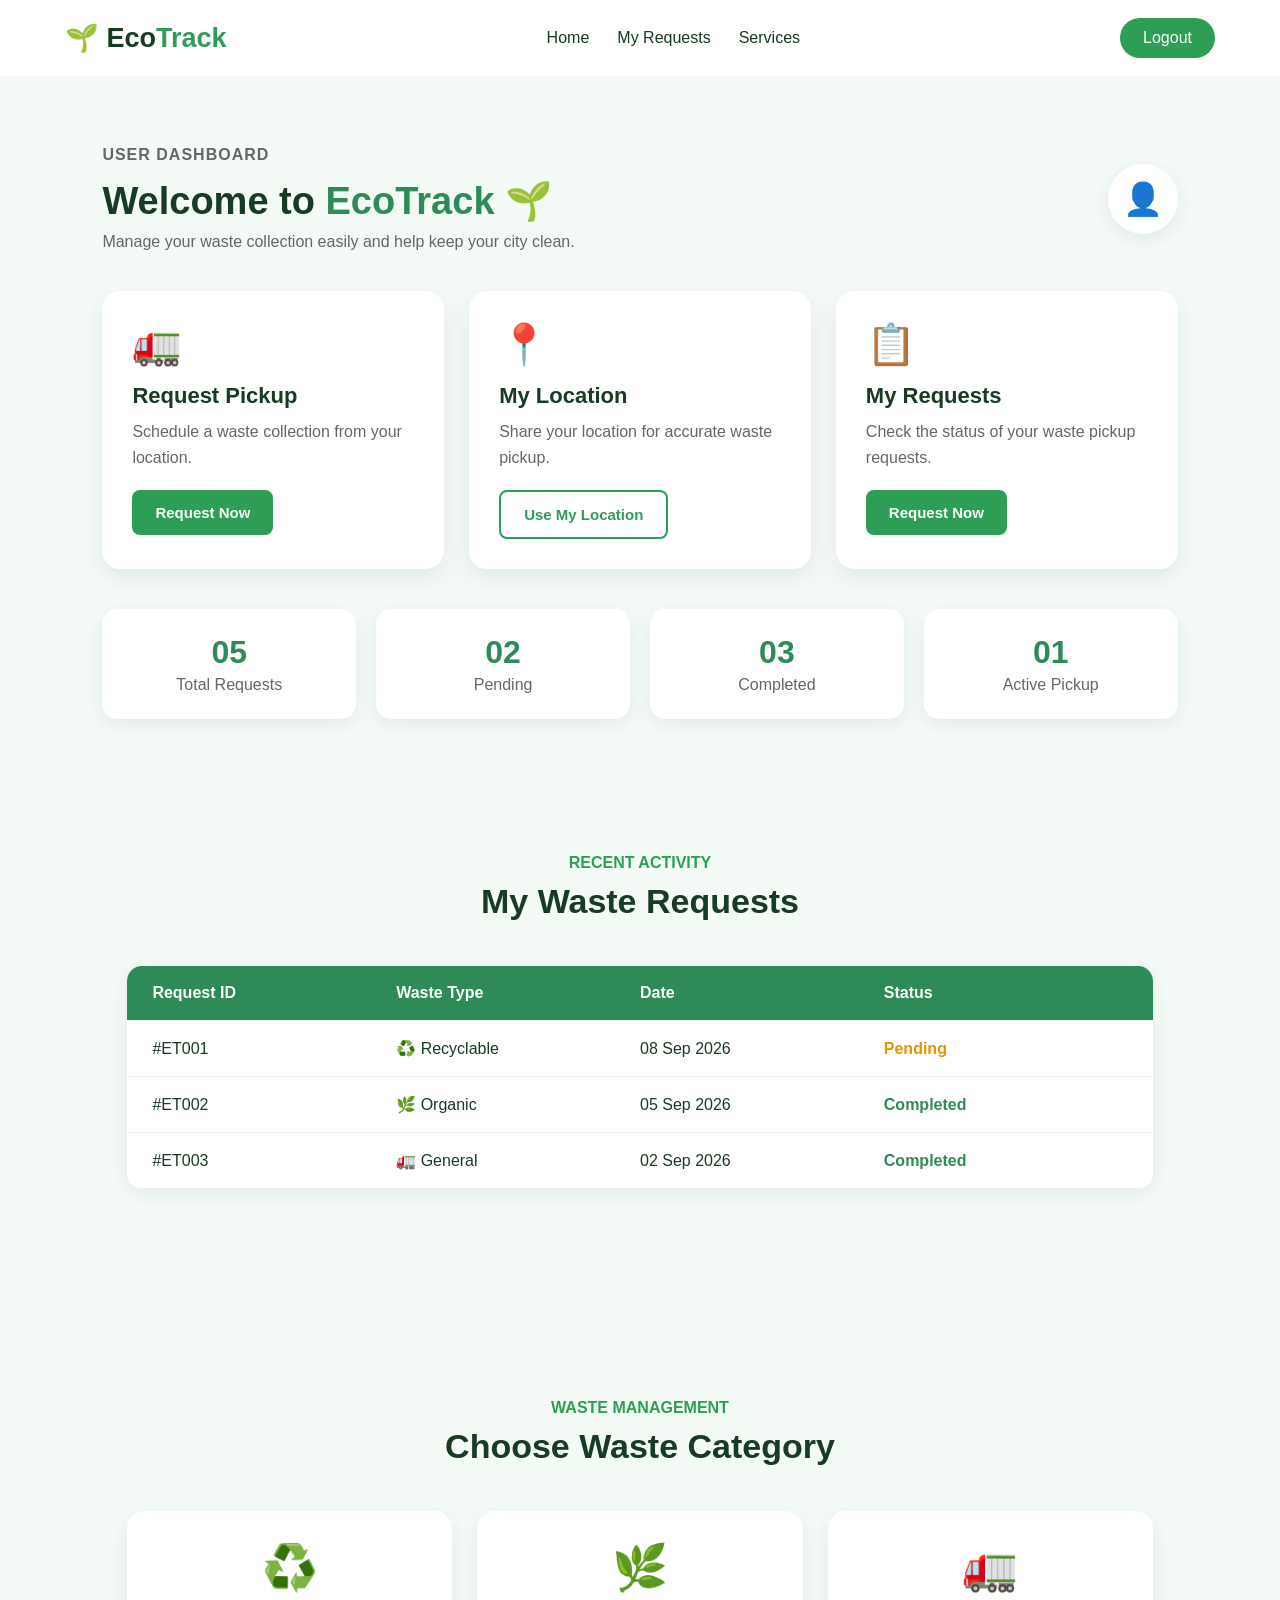
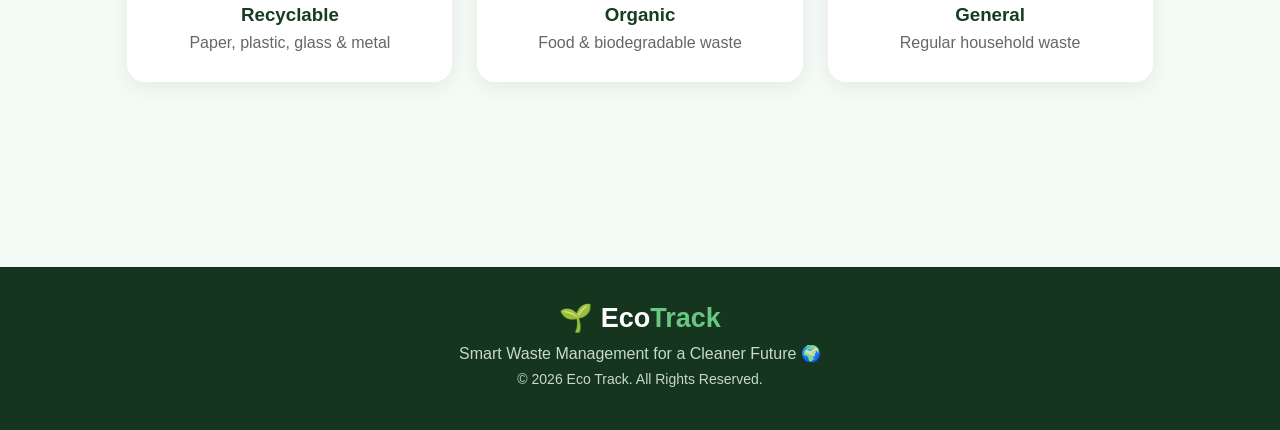
<file: dashboard.html>
<!DOCTYPE html>
<html lang="en">
<head>
    <meta charset="UTF-8">
    <meta name="viewport" content="width=device-width, initial-scale=1.0">
    <title>Eco Track | Dashboard</title>
    <link rel="stylesheet" href="style.css">
</head>

<body>

<header>
    <nav class="navbar">
        <div class="logo">🌱 Eco<span>Track</span></div>

        <ul class="nav-links">
            <li><a href="index.html">Home</a></li>
            <li><a href="#requests">My Requests</a></li>
            <li><a href="#services">Services</a></li>
        </ul>

        <a href="index.html" class="login-btn">Logout</a>
    </nav>
</header>

<section class="dashboard">

    <div class="dashboard-heading">
        <div>
            <p class="small-title">USER DASHBOARD</p>
            <h1>Welcome to <span>EcoTrack</span> 🌱</h1>
            <p>Manage your waste collection easily and help keep your city clean.</p>
        </div>

        <div class="user-icon">👤</div>
    </div>


    <!-- Dashboard Cards -->
    <div class="dashboard-cards">

        <div class="dashboard-card">
            <div class="dashboard-icon">🚛</div>
            <h3>Request Pickup</h3>
            <p>Schedule a waste collection from your location.</p>
            <a href="pickup.html" class="primary-btn">Request Now</a>
        </div>

        <div class="dashboard-card">
            <div class="dashboard-icon">📍</div>
            <h3>My Location</h3>
            <p>Share your location for accurate waste pickup.</p>
            <button class="location-btn">Use My Location</button>
        </div>

        <div class="dashboard-card">
            <div class="dashboard-icon">📋</div>
            <h3>My Requests</h3>
            <p>Check the status of your waste pickup requests.</p>
            <a href="pickup.html" class="primary-btn">Request Now</a>
        </div>

    </div>


    <!-- Statistics -->
    <div class="dashboard-stats">

        <div class="dash-stat">
            <h2>05</h2>
            <p>Total Requests</p>
        </div>

        <div class="dash-stat">
            <h2>02</h2>
            <p>Pending</p>
        </div>

        <div class="dash-stat">
            <h2>03</h2>
            <p>Completed</p>
        </div>

        <div class="dash-stat">
            <h2>01</h2>
            <p>Active Pickup</p>
        </div>

    </div>


    <!-- Recent Requests -->
    <section class="requests" id="requests">

        <div class="section-heading">
            <p>RECENT ACTIVITY</p>
            <h2>My Waste Requests</h2>
        </div>

        <div class="request-table">

            <div class="request-row request-header">
                <span>Request ID</span>
                <span>Waste Type</span>
                <span>Date</span>
                <span>Status</span>
            </div>

            <div class="request-row">
                <span>#ET001</span>
                <span>♻️ Recyclable</span>
                <span>08 Sep 2026</span>
                <span class="status pending">Pending</span>
            </div>

            <div class="request-row">
                <span>#ET002</span>
                <span>🌿 Organic</span>
                <span>05 Sep 2026</span>
                <span class="status completed">Completed</span>
            </div>

            <div class="request-row">
                <span>#ET003</span>
                <span>🚛 General</span>
                <span>02 Sep 2026</span>
                <span class="status completed">Completed</span>
            </div>

        </div>

    </section>


    <!-- Waste Categories -->
    <section class="dashboard-waste" id="services">

        <div class="section-heading">
            <p>WASTE MANAGEMENT</p>
            <h2>Choose Waste Category</h2>
        </div>

        <div class="waste-options">

            <div class="waste-option">
                <div>♻️</div>
                <h3>Recyclable</h3>
                <p>Paper, plastic, glass & metal</p>
            </div>

            <div class="waste-option">
                <div>🌿</div>
                <h3>Organic</h3>
                <p>Food & biodegradable waste</p>
            </div>

            <div class="waste-option">
                <div>🚛</div>
                <h3>General</h3>
                <p>Regular household waste</p>
            </div>

        </div>

    </section>

</section>


<footer>
    <div class="logo">🌱 Eco<span>Track</span></div>
    <p>Smart Waste Management for a Cleaner Future 🌍</p>
    <p class="copyright">© 2026 Eco Track. All Rights Reserved.</p>
</footer>

</body>
</html>
</file>
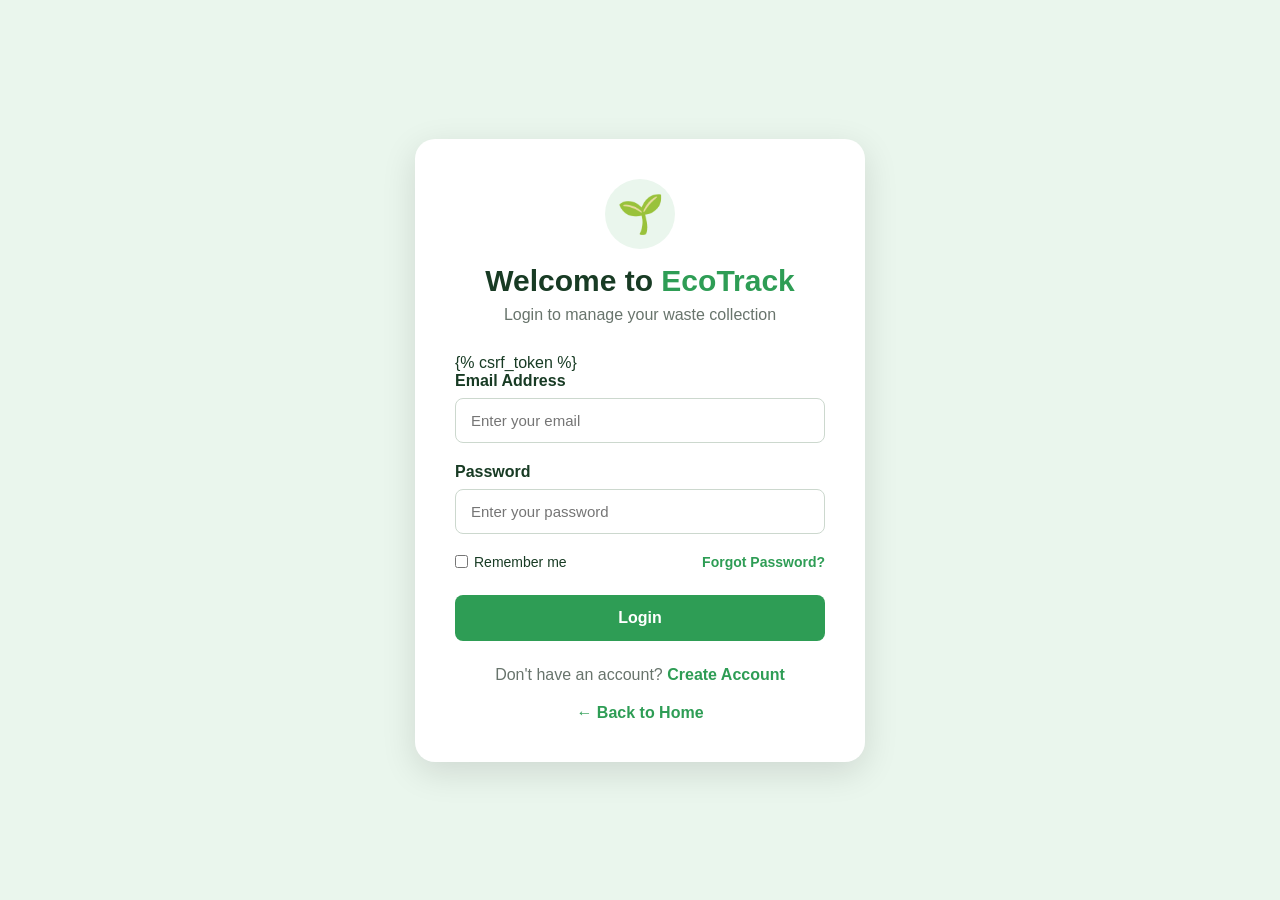
<file: login.html>
<!DOCTYPE html>
<html lang="en">
<head>
    <meta charset="UTF-8">
    <meta name="viewport" content="width=device-width, initial-scale=1.0">

    <title>Eco Track | Login</title>

    <link rel="stylesheet" href="style.css">
</head>

<body class="login-page">

    <div class="login-container">

        <div class="login-box">

            <div class="login-logo">
                🌱
            </div>

            <h1>Welcome to <span>EcoTrack</span></h1>

            <p class="login-subtitle">
                Login to manage your waste collection
            </p>

            <form method="POST" action="/login/">
    {% csrf_token %}

                <label for="email">Email Address</label>
                <input
                    type="email"
                    id="email"
                    name="username"
                    placeholder="Enter your email"
                    required
                >

                <label for="password">Password</label>
                <input
                    type="password"
                    id="password"
                    name="password"
                    placeholder="Enter your password"
                    required
                >

                <div class="login-options">
                    <label class="remember">
                        <input type="checkbox">
                        Remember me
                    </label>

                    <a href="#">Forgot Password?</a>
                </div>

                <button type="submit" class="login-submit">
                    Login
                </button>

            </form>

            <p class="signup-text">
                Don't have an account?
                <a href="signup.html">Create Account</a>
            </p>

            <a href="index.html" class="back-home">
                ← Back to Home
            </a>

        </div>

    </div>

</body>
</html>
</file>
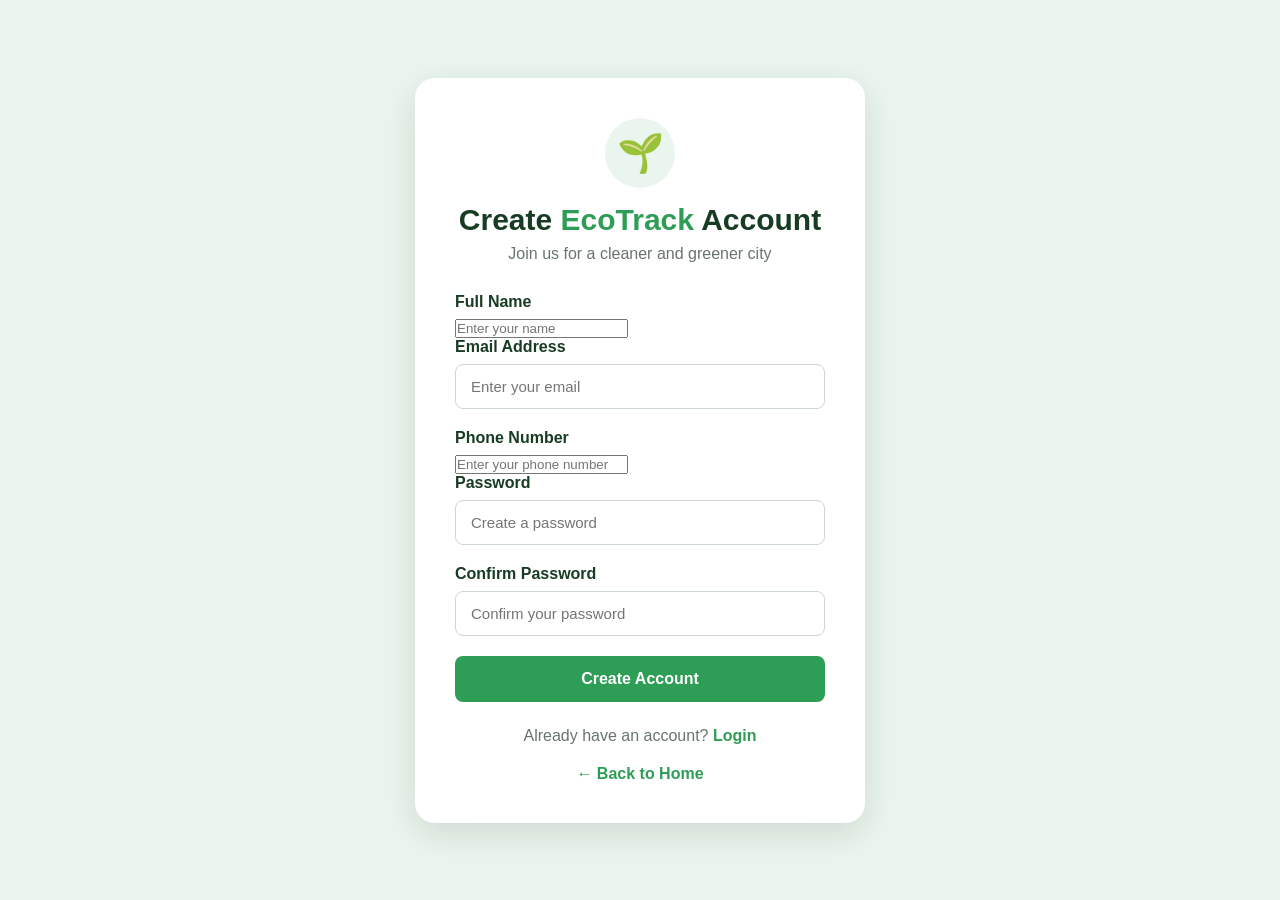
<file: signup.html>
<!DOCTYPE html>
<html lang="en">
<head>
    <meta charset="UTF-8">
    <meta name="viewport" content="width=device-width, initial-scale=1.0">
    <title>Eco Track | Sign Up</title>
    <link rel="stylesheet" href="style.css">
</head>

<body class="login-page">

<div class="login-container">
    <div class="login-box">

        <div class="login-logo">🌱</div>

        <h1>Create <span>EcoTrack</span> Account</h1>

        <p class="login-subtitle">
            Join us for a cleaner and greener city
        </p>

        <form>

            <label for="name">Full Name</label>
            <input 
                type="text" 
                id="name" 
                placeholder="Enter your name" 
                required
            >

            <label for="email">Email Address</label>
            <input 
                type="email" 
                id="email" 
                placeholder="Enter your email" 
                required
            >

            <label for="phone">Phone Number</label>
            <input 
                type="tel" 
                id="phone" 
                placeholder="Enter your phone number" 
                required
            >

            <label for="password">Password</label>
            <input 
                type="password" 
                id="password" 
                placeholder="Create a password" 
                required
            >

            <label for="confirm-password">Confirm Password</label>
            <input 
                type="password" 
                id="confirm-password" 
                placeholder="Confirm your password" 
                required
            >

            <button type="submit" class="login-submit">
                Create Account
            </button>

        </form>

        <p class="signup-text">
            Already have an account?
            <a href="login.html">Login</a>
        </p>

        <a href="index.html" class="back-home">
            ← Back to Home
        </a>

    </div>
</div>

</body>
</html>
</file>
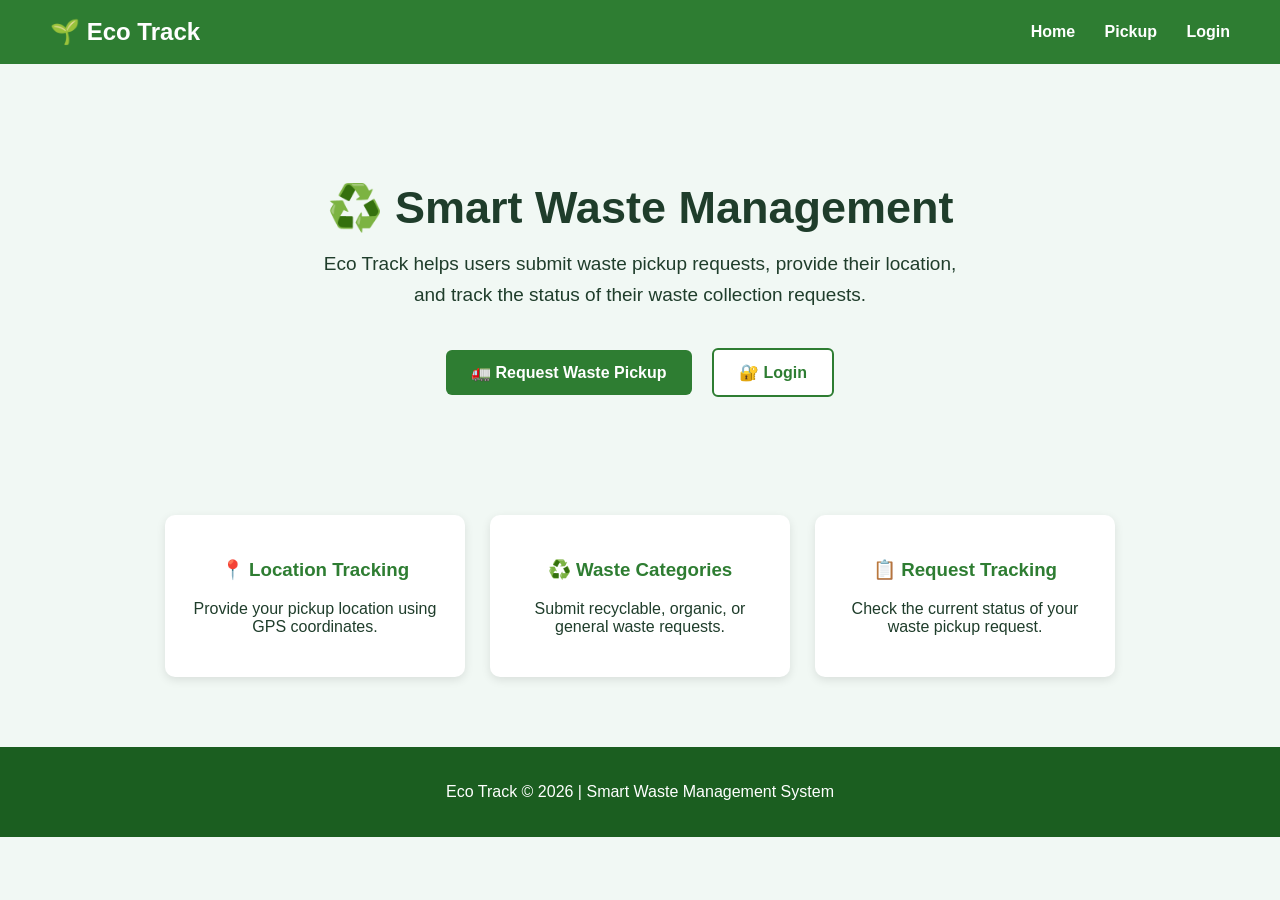
<file: backend/wasteapp/templates/wasteapp/home.html>
<!DOCTYPE html>
<html>
<head>
    <title>Eco Track</title>

    <style>
        body {
            margin: 0;
            font-family: Arial, sans-serif;
            background: #f1f8f4;
            color: #1f3d2b;
        }

        .navbar {
            background: #2e7d32;
            color: white;
            padding: 18px 50px;
            display: flex;
            justify-content: space-between;
            align-items: center;
        }

        .navbar h2 {
            margin: 0;
        }

        .nav-links a {
            color: white;
            text-decoration: none;
            margin-left: 25px;
            font-weight: bold;
        }

        .hero {
            text-align: center;
            padding: 80px 20px;
        }

        .hero h1 {
            font-size: 45px;
            margin-bottom: 15px;
        }

        .hero p {
            font-size: 19px;
            max-width: 650px;
            margin: auto;
            line-height: 1.6;
        }

        .buttons {
            margin-top: 30px;
        }

        .btn {
            display: inline-block;
            padding: 13px 25px;
            margin: 8px;
            border-radius: 6px;
            text-decoration: none;
            font-weight: bold;
        }

        .pickup {
            background: #2e7d32;
            color: white;
        }

        .login {
            background: white;
            color: #2e7d32;
            border: 2px solid #2e7d32;
        }

        .features {
            display: flex;
            justify-content: center;
            gap: 25px;
            padding: 30px;
            flex-wrap: wrap;
        }

        .card {
            background: white;
            width: 250px;
            padding: 25px;
            text-align: center;
            border-radius: 10px;
            box-shadow: 0 3px 10px rgba(0,0,0,0.1);
        }

        .card h3 {
            color: #2e7d32;
        }

        footer {
            text-align: center;
            background: #1b5e20;
            color: white;
            padding: 20px;
            margin-top: 40px;
        }
    </style>
</head>

<body>

    <div class="navbar">
        <h2>🌱 Eco Track</h2>

        <div class="nav-links">
            <a href="/">Home</a>
            <a href="/pickup/">Pickup</a>
            <a href="/login/">Login</a>
        </div>
    </div>

    <section class="hero">

        <h1>♻️ Smart Waste Management</h1>

        <p>
            Eco Track helps users submit waste pickup requests,
            provide their location, and track the status of their
            waste collection requests.
        </p>

        <div class="buttons">
            <a href="/pickup/" class="btn pickup">
                🚛 Request Waste Pickup
            </a>

            <a href="/login/" class="btn login">
                🔐 Login
            </a>
        </div>

    </section>

    <section class="features">

        <div class="card">
            <h3>📍 Location Tracking</h3>
            <p>
                Provide your pickup location using GPS coordinates.
            </p>
        </div>

        <div class="card">
            <h3>♻️ Waste Categories</h3>
            <p>
                Submit recyclable, organic, or general waste requests.
            </p>
        </div>

        <div class="card">
            <h3>📋 Request Tracking</h3>
            <p>
                Check the current status of your waste pickup request.
            </p>
        </div>

    </section>

    <footer>
        <p>Eco Track © 2026 | Smart Waste Management System</p>
    </footer>

</body>
</html>
</file>
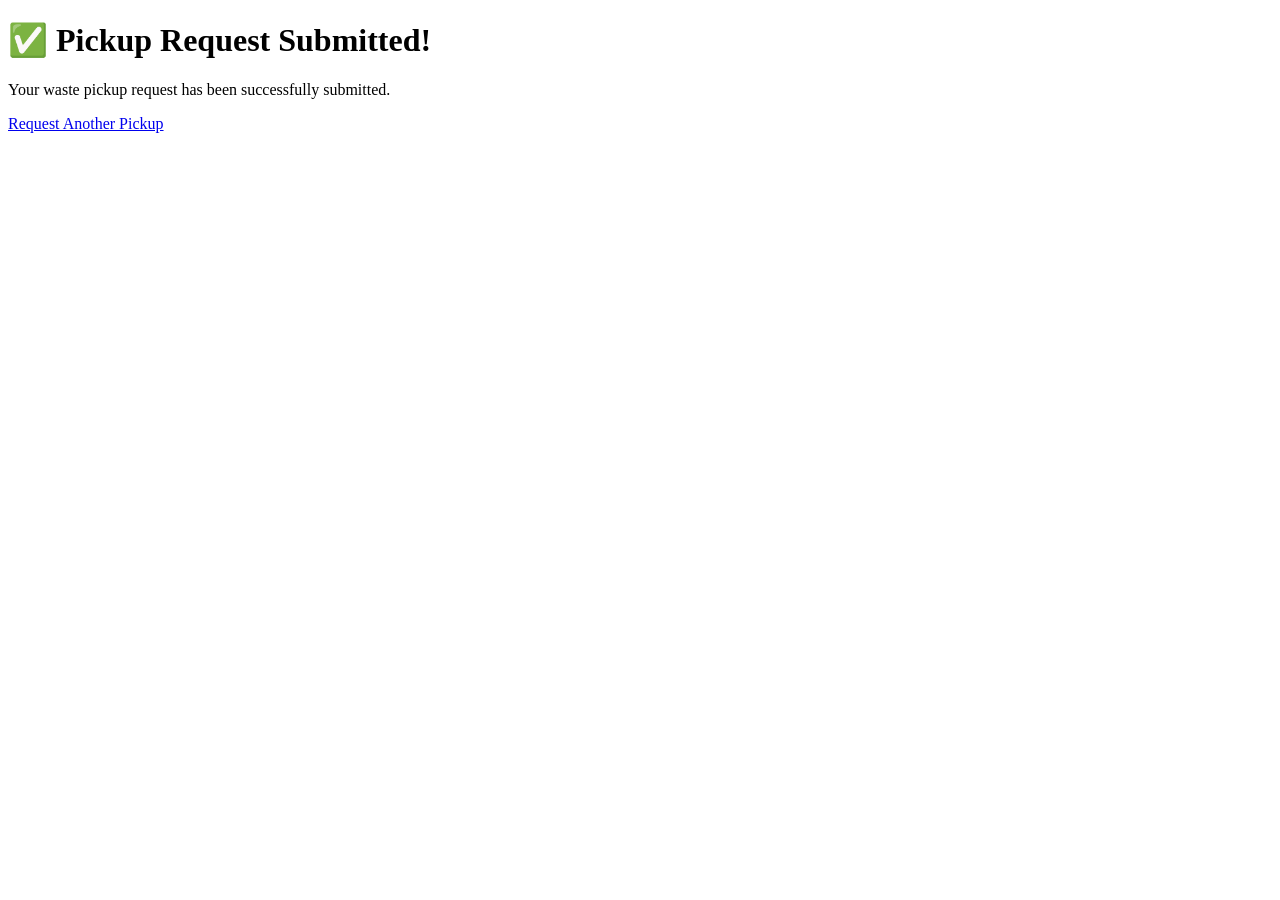
<file: backend/wasteapp/templates/wasteapp/success.html>
<!DOCTYPE html>
<html lang="en">
<head>
    <meta charset="UTF-8">
    <meta name="viewport" content="width=device-width, initial-scale=1.0">
    <title>Pickup Requested | Eco Track</title>
</head>

<body>

    <h1>✅ Pickup Request Submitted!</h1>

    <p>Your waste pickup request has been successfully submitted.</p>

    <a href="/pickup/">Request Another Pickup</a>

</body>
</html>
</file>
<file: style.css>
* {
    margin: 0;
    padding: 0;
    box-sizing: border-box;
}

html {
    scroll-behavior: smooth;
}

body {
    font-family: Arial, sans-serif;
    background: #f7faf7;
    color: #183b24;
}

/* Navbar */

header {
    background: white;
    box-shadow: 0 2px 10px rgba(0, 0, 0, 0.08);
}

.navbar {
    max-width: 1200px;
    margin: auto;
    padding: 18px 25px;

    display: flex;
    align-items: center;
    justify-content: space-between;
}

.logo {
    font-size: 27px;
    font-weight: bold;
}

.logo span {
    color: #2e9d55;
}

.nav-links {
    display: flex;
    gap: 28px;
    list-style: none;
}

.nav-links a {
    text-decoration: none;
    color: #183b24;
    font-weight: 500;
}

.nav-links a:hover {
    color: #2e9d55;
}

.login-btn {
    border: none;
    background: #2e9d55;
    color: white;
    padding: 11px 23px;
    border-radius: 25px;
    cursor: pointer;
    text-decoration: none;
    display: inline-block;
}


/* Hero Section */

.hero {
    max-width: 1200px;
    margin: auto;
    padding: 80px 25px;

    display: flex;
    align-items: center;
    gap: 60px;
}

.hero-content {
    flex: 1;
}

.small-title {
    color: #2e9d55;
    font-weight: bold;
    letter-spacing: 1px;
    margin-bottom: 15px;
}

.hero h1 {
    font-size: 55px;
    line-height: 1.1;
    margin-bottom: 25px;
}

.hero h1 span {
    display: block;
    color: #2e9d55;
}

.hero-content > p:not(.small-title) {
    color: #66736a;
    font-size: 18px;
    line-height: 1.7;
    margin-bottom: 30px;
}

.hero-buttons {
    display: flex;
    gap: 15px;
    flex-wrap: wrap;
}

.primary-btn,
.location-btn {
    border: none;
    padding: 14px 23px;
    border-radius: 8px;
    cursor: pointer;
    font-size: 15px;
    font-weight: bold;
}

.primary-btn {
    background: #2e9d55;
    color: white;
    text-decoration: none;
    display: inline-block;
}

.primary-btn:hover {
    background: #227b41;
}

.location-btn {
    background: white;
    color: #2e9d55;
    border: 2px solid #2e9d55;
}

.hero-image {
    flex: 1;
}

.hero-image img {
    width: 100%;
    height: 420px;
    object-fit: cover;
    border-radius: 25px;
}


/* Statistics */

.stats {
    max-width: 1100px;
    margin: 20px auto 70px;
    padding: 0 25px;

    display: grid;
    grid-template-columns: repeat(4, 1fr);
    gap: 20px;
}

.stat-card {
    background: white;
    padding: 25px;
    text-align: center;
    border-radius: 12px;
    box-shadow: 0 5px 20px rgba(0, 0, 0, 0.06);
}

.stat-card h2 {
    color: #2e9d55;
    font-size: 30px;
}


/* Common Section */

section {
    padding: 75px 25px;
}

.section-heading {
    text-align: center;
    margin-bottom: 45px;
}

.section-heading p {
    color: #2e9d55;
    font-weight: bold;
    margin-bottom: 10px;
}

.section-heading h2 {
    font-size: 34px;
}


/* Services */

.services {
    background: white;
}

.service-container {
    max-width: 1100px;
    margin: auto;

    display: grid;
    grid-template-columns: repeat(3, 1fr);
    gap: 25px;
}

.service-card {
    padding: 35px;
    border-radius: 15px;
    background: #f7faf7;
    text-align: center;
    transition: 0.3s;
}

.service-card:hover {
    transform: translateY(-7px);
    box-shadow: 0 10px 25px rgba(0, 0, 0, 0.08);
}

.icon {
    font-size: 45px;
    margin-bottom: 15px;
}

.service-card h3 {
    margin-bottom: 12px;
}

.service-card p {
    color: #68746c;
    line-height: 1.6;
}


/* Waste Categories */

.category-container {
    max-width: 1100px;
    margin: auto;

    display: grid;
    grid-template-columns: repeat(3, 1fr);
    gap: 25px;
}

.category-card {
    background: white;
    border-radius: 15px;
    overflow: hidden;
    box-shadow: 0 5px 20px rgba(0, 0, 0, 0.07);
}

.category-card img {
    width: 100%;
    height: 210px;
    object-fit: cover;
}

.category-card h3,
.category-card p {
    margin: 15px 20px;
}

.category-card p {
    color: #68746c;
    padding-bottom: 10px;
}


/* How It Works */

.how {
    background: white;
}

.steps {
    max-width: 1100px;
    margin: auto;

    display: grid;
    grid-template-columns: repeat(4, 1fr);
    gap: 25px;
}

.step {
    text-align: center;
}

.step > div {
    width: 55px;
    height: 55px;
    margin: auto auto 18px;

    display: flex;
    align-items: center;
    justify-content: center;

    background: #2e9d55;
    color: white;
    border-radius: 50%;
    font-size: 20px;
    font-weight: bold;
}

.step h3 {
    margin-bottom: 10px;
}

.step p {
    color: #68746c;
}


/* About */

.about {
    max-width: 1200px;
    margin: auto;

    display: flex;
    align-items: center;
    gap: 60px;
}

.about-image,
.about-content {
    flex: 1;
}

.about-image img {
    width: 100%;
    height: 350px;
    object-fit: cover;
    border-radius: 20px;
}

.about-content h2 {
    font-size: 38px;
    margin-bottom: 20px;
}

.about-content p {
    color: #68746c;
    line-height: 1.7;
    margin-bottom: 18px;
}


/* Contact */

.contact {
    text-align: center;
    background: #eaf6ed;
}


/* Footer */

footer {
    background: #15351f;
    color: white;
    text-align: center;
    padding: 35px 20px;
}

footer .logo {
    margin-bottom: 10px;
}

footer .logo span {
    color: #67c783;
}

footer p {
    color: #c8d8cd;
    margin: 8px;
}

.copyright {
    font-size: 14px;
}


/* Responsive */

@media (max-width: 800px) {

    .nav-links {
        display: none;
    }

    .hero,
    .about {
        flex-direction: column;
    }

    .hero h1 {
        font-size: 40px;
    }

    .stats,
    .service-container,
    .category-container,
    .steps {
        grid-template-columns: 1fr 1fr;
    }

    .hero-image img {
        height: 300px;
    }
}


@media (max-width: 500px) {

    .stats,
    .service-container,
    .category-container,
    .steps {
        grid-template-columns: 1fr;
    }

    .hero {
        padding-top: 45px;
    }

    .hero h1 {
        font-size: 36px;
    }

    .navbar {
        padding: 15px;
    }
}

/* Login Page */

.login-page {
    min-height: 100vh;
    background: #eaf6ed;

    display: flex;
    align-items: center;
    justify-content: center;

    padding: 30px;
}

.login-container {
    width: 100%;
    max-width: 450px;
}

.login-box {
    background: white;
    padding: 40px;
    border-radius: 20px;

    box-shadow: 0 10px 35px rgba(0, 0, 0, 0.12);

    text-align: center;
}

.login-logo {
    width: 70px;
    height: 70px;

    margin: 0 auto 15px;

    background: #eaf6ed;
    border-radius: 50%;

    display: flex;
    align-items: center;
    justify-content: center;

    font-size: 38px;
}

.login-box h1 {
    font-size: 30px;
    margin-bottom: 8px;
}

.login-box h1 span {
    color: #2e9d55;
}

.login-subtitle {
    color: #68746c;
    margin-bottom: 30px;
}

.login-box form {
    text-align: left;
}

.login-box form label {
    display: block;
    margin-bottom: 8px;
    font-weight: bold;
}

.login-box input[type="email"],
.login-box input[type="password"] {
    width: 100%;
    padding: 13px 15px;

    border: 1px solid #ccd8ce;
    border-radius: 8px;

    outline: none;
    font-size: 15px;

    margin-bottom: 20px;
}

.login-box input[type="email"]:focus,
.login-box input[type="password"]:focus {
    border-color: #2e9d55;
}

.login-options {
    display: flex;
    justify-content: space-between;
    align-items: center;

    margin-bottom: 25px;

    font-size: 14px;
}

.remember {
    display: flex !important;
    align-items: center;
    gap: 6px;
    margin: 0 !important;
    font-weight: normal !important;
}

.remember input {
    accent-color: #2e9d55;
}

.login-options a,
.signup-text a {
    color: #2e9d55;
    text-decoration: none;
    font-weight: bold;
}

.login-submit {
    width: 100%;
    padding: 14px;

    border: none;
    border-radius: 8px;

    background: #2e9d55;
    color: white;

    font-size: 16px;
    font-weight: bold;

    cursor: pointer;
}

.login-submit:hover {
    background: #227b41;
}

.signup-text {
    margin-top: 25px;
    color: #68746c;
}

/* Login Page */

.login-page {
    min-height: 100vh;
    background: #eaf6ed;

    display: flex;
    align-items: center;
    justify-content: center;

    padding: 30px;
}

.login-container {
    width: 100%;
    max-width: 450px;
}

.login-box {
    background: white;
    padding: 40px;
    border-radius: 20px;

    box-shadow: 0 10px 35px rgba(0, 0, 0, 0.12);

    text-align: center;
}

.login-logo {
    width: 70px;
    height: 70px;

    margin: 0 auto 15px;

    background: #eaf6ed;
    border-radius: 50%;

    display: flex;
    align-items: center;
    justify-content: center;

    font-size: 38px;
}

.login-box h1 {
    font-size: 30px;
    margin-bottom: 8px;
}

.login-box h1 span {
    color: #2e9d55;
}

.login-subtitle {
    color: #68746c;
    margin-bottom: 30px;
}

.login-box form {
    text-align: left;
}

.login-box form label {
    display: block;
    margin-bottom: 8px;
    font-weight: bold;
}

.login-box input[type="email"],
.login-box input[type="password"] {
    width: 100%;
    padding: 13px 15px;

    border: 1px solid #ccd8ce;
    border-radius: 8px;

    outline: none;
    font-size: 15px;

    margin-bottom: 20px;
}

.login-box input[type="email"]:focus,
.login-box input[type="password"]:focus {
    border-color: #2e9d55;
}

.login-options {
    display: flex;
    justify-content: space-between;
    align-items: center;

    margin-bottom: 25px;

    font-size: 14px;
}

.remember {
    display: flex !important;
    align-items: center;
    gap: 6px;
    margin: 0 !important;
    font-weight: normal !important;
}

.remember input {
    accent-color: #2e9d55;
}

.login-options a,
.signup-text a {
    color: #2e9d55;
    text-decoration: none;
    font-weight: bold;
}

.login-submit {
    width: 100%;
    padding: 14px;

    border: none;
    border-radius: 8px;

    background: #2e9d55;
    color: white;

    font-size: 16px;
    font-weight: bold;

    cursor: pointer;
}

.login-submit:hover {
    background: #227b41;
}

.signup-text {
    margin-top: 25px;
    color: #68746c;
}

.back-home {
    display: inline-block;
    margin-top: 20px;

    color: #2e9d55;
    text-decoration: none;
    font-weight: bold;
}

/* ================= DASHBOARD ================= */

.dashboard {
    padding: 70px 8%;
    background: #f4faf5;
    min-height: 100vh;
}

.dashboard-heading {
    display: flex;
    justify-content: space-between;
    align-items: center;
    margin-bottom: 40px;
}

.dashboard-heading h1 {
    font-size: 38px;
    margin: 10px 0;
}

.dashboard-heading h1 span {
    color: #2e8b57;
}

.dashboard-heading p {
    color: #666;
}

.user-icon {
    width: 70px;
    height: 70px;
    border-radius: 50%;
    background: white;
    display: flex;
    align-items: center;
    justify-content: center;
    font-size: 32px;
    box-shadow: 0 5px 20px rgba(0,0,0,0.08);
}


/* Dashboard Cards */

.dashboard-cards {
    display: grid;
    grid-template-columns: repeat(3, 1fr);
    gap: 25px;
    margin-bottom: 40px;
}

.dashboard-card {
    background: white;
    padding: 30px;
    border-radius: 18px;
    box-shadow: 0 8px 25px rgba(0,0,0,0.08);
}

.dashboard-card:hover {
    transform: translateY(-5px);
    transition: 0.3s;
}

.dashboard-icon {
    font-size: 40px;
    margin-bottom: 15px;
}

.dashboard-card h3 {
    font-size: 22px;
    margin-bottom: 10px;
}

.dashboard-card p {
    color: #666;
    line-height: 1.6;
    margin-bottom: 20px;
}


/* Dashboard Statistics */

.dashboard-stats {
    display: grid;
    grid-template-columns: repeat(4, 1fr);
    gap: 20px;
    margin-bottom: 60px;
}

.dash-stat {
    background: white;
    text-align: center;
    padding: 25px;
    border-radius: 15px;
    box-shadow: 0 5px 20px rgba(0,0,0,0.07);
}

.dash-stat h2 {
    color: #2e8b57;
    font-size: 32px;
}

.dash-stat p {
    color: #666;
    margin-top: 5px;
}


/* Requests */

.requests {
    margin-bottom: 60px;
}

.request-table {
    background: white;
    border-radius: 15px;
    overflow: hidden;
    box-shadow: 0 5px 20px rgba(0,0,0,0.07);
}

.request-row {
    display: grid;
    grid-template-columns: repeat(4, 1fr);
    padding: 18px 25px;
    border-bottom: 1px solid #eee;
    align-items: center;
}

.request-header {
    background: #2e8b57;
    color: white;
    font-weight: bold;
}

.status {
    font-weight: bold;
}

.pending {
    color: #e69500;
}

.completed {
    color: #2e8b57;
}


/* Waste Categories */

.dashboard-waste {
    margin-bottom: 40px;
}

.waste-options {
    display: grid;
    grid-template-columns: repeat(3, 1fr);
    gap: 25px;
}

.waste-option {
    background: white;
    padding: 30px;
    text-align: center;
    border-radius: 18px;
    box-shadow: 0 5px 20px rgba(0,0,0,0.07);
}

.waste-option:hover {
    transform: translateY(-5px);
    transition: 0.3s;
}

.waste-option div {
    font-size: 45px;
    margin-bottom: 10px;
}

.waste-option h3 {
    margin-bottom: 8px;
}

.waste-option p {
    color: #666;
}


/* Responsive Dashboard */

@media (max-width: 900px) {

    .dashboard-cards {
        grid-template-columns: 1fr;
    }

    .dashboard-stats {
        grid-template-columns: repeat(2, 1fr);
    }

    .waste-options {
        grid-template-columns: 1fr;
    }

}

@media (max-width: 600px) {

    .dashboard {
        padding: 40px 5%;
    }

    .dashboard-heading h1 {
        font-size: 28px;
    }

    .dashboard-stats {
        grid-template-columns: 1fr;
    }

    .request-row {
        grid-template-columns: 1fr;
        gap: 8px;
    }

    .request-header {
        display: none;
    }

}
#map {
    width: 100%;
    height: 350px;
    margin-top: 20px;
    border-radius: 15px;
    overflow: hidden;
    border: 1px solid #ddd;
}
</file>
